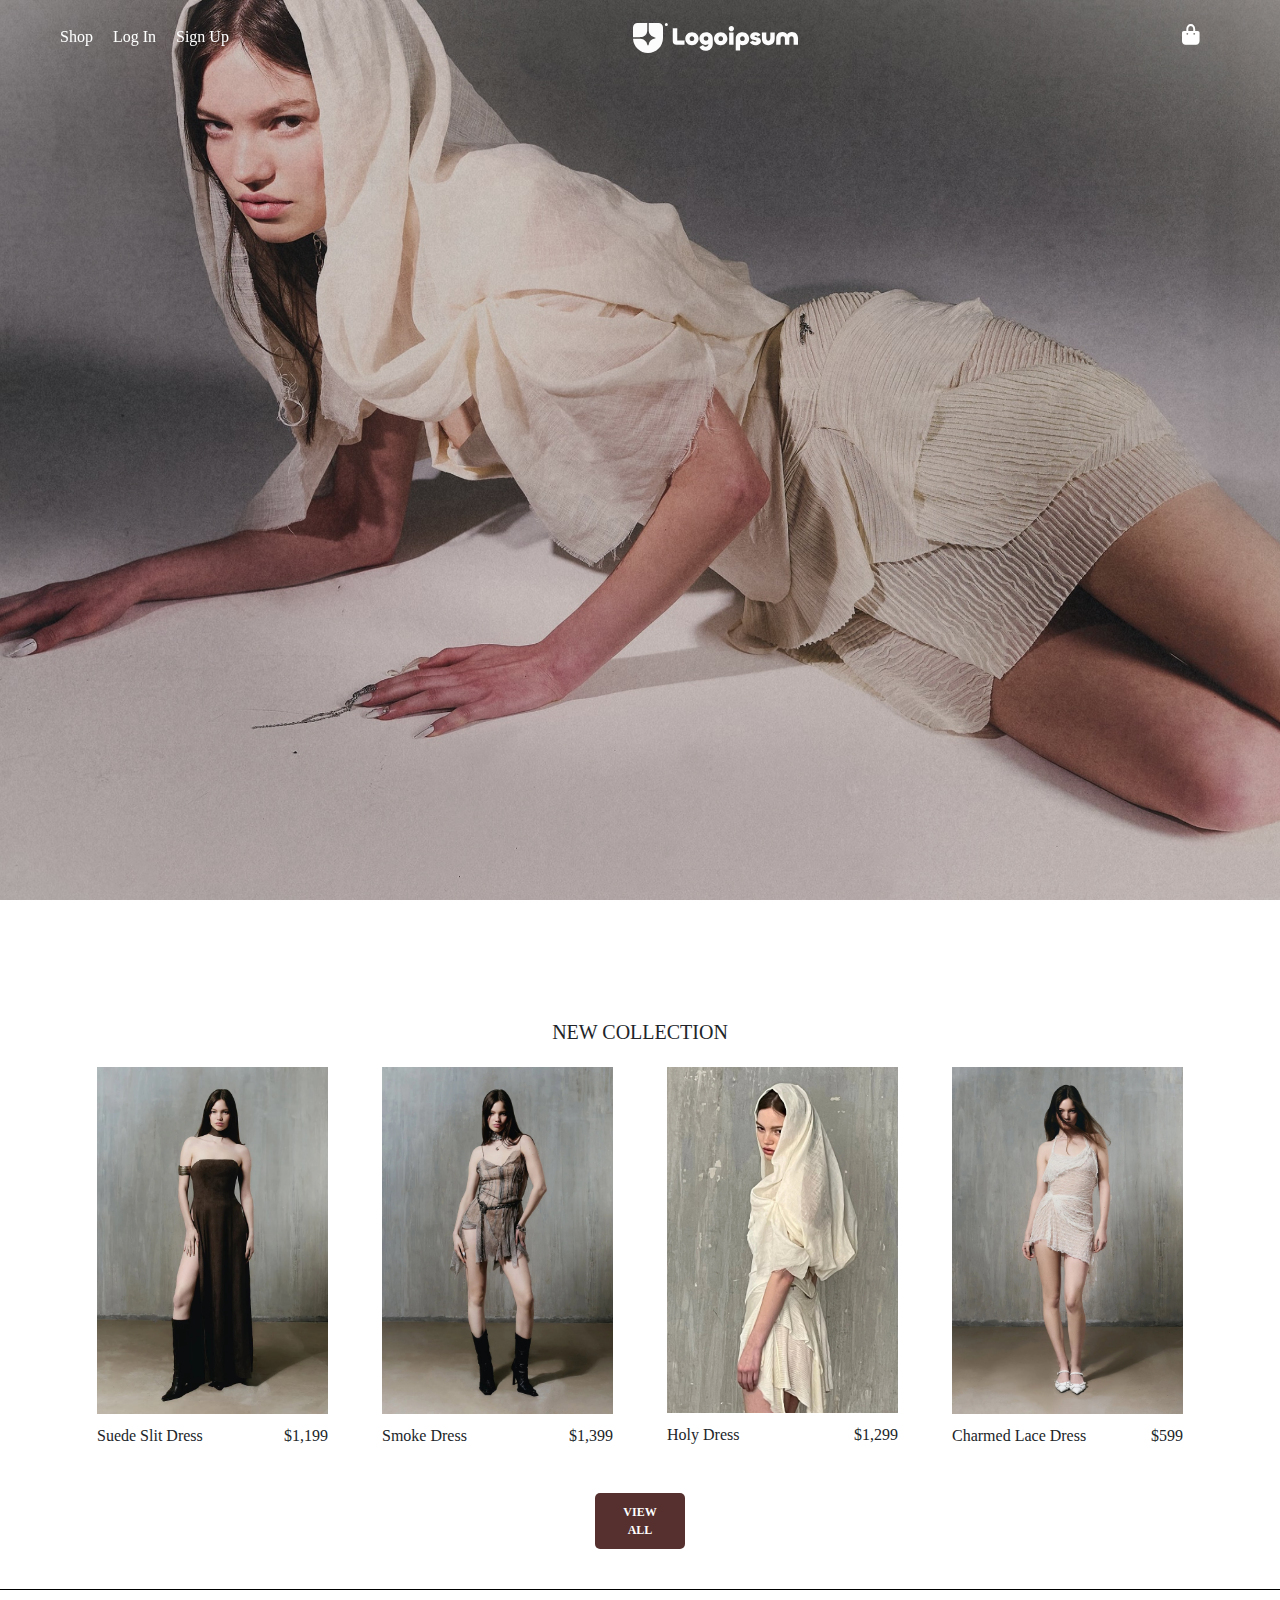
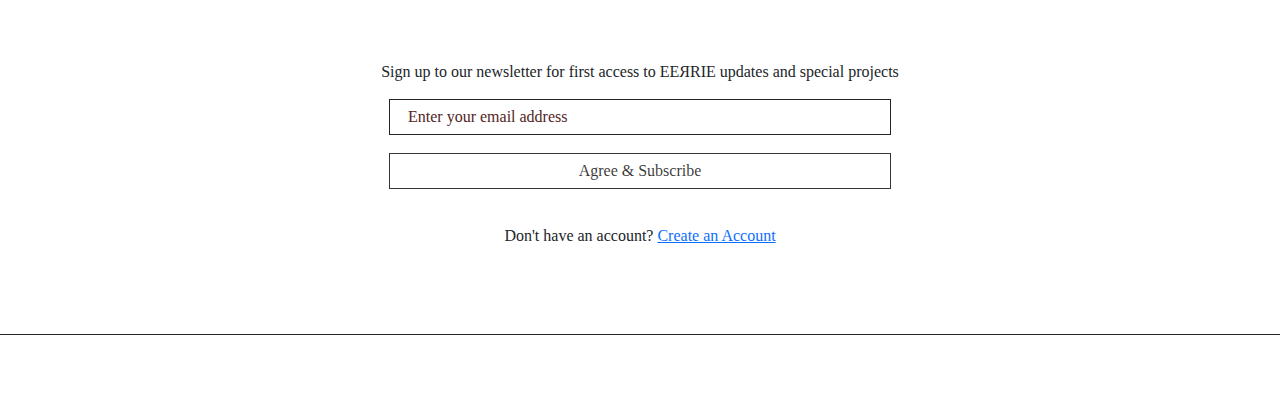
<file: index.html>
<!DOCTYPE html>
<html lang="en">
<head>
    <meta charset="UTF-8">
    <meta name="viewport" content="width=device-width, initial-scale=1.0">
    <link href="https://cdn.jsdelivr.net/npm/bootstrap@5.3.3/dist/css/bootstrap.min.css" rel="stylesheet">
    <script src="https://cdn.jsdelivr.net/npm/bootstrap@5.3.3/dist/js/bootstrap.bundle.min.js"></script>
    <link rel="stylesheet" href="css/custom.css">
    <link rel="stylesheet" href="https://cdnjs.cloudflare.com/ajax/libs/font-awesome/6.6.0/css/all.min.css">
    <title>MARINA EEЯRIE</title>
</head>
<body>
`
<!-- Navbar -->
<nav class="navbar navbar-expand-lg navbar-light bg-transparent fixed-top py-3 px-5">
    <div class="container-fluid">
        <a class="nav-link page-name" href="shop.html">Shop</a>
        <button class="btn open-canvas" type="button" data-bs-toggle="offcanvas" data-bs-target="#offcanvasMenu" aria-controls="offcanvasMenu">  
            <i class="fa-solid fa-bars"></i> 
        </button>
       
        <a class="nav-link page-name" href="login.html">Log In</a>
        <button class="btn open-canvas" type="button" data-bs-toggle="offcanvas" data-bs-target="#offcanvasMenu" aria-controls="offcanvasMenu">  
            <i class="fa-solid fa-bars"></i> 
        </button>

        <a class="nav-link page-name" href="register.html">Sign Up</a>
        <button class="btn open-canvas" type="button" data-bs-toggle="offcanvas" data-bs-target="#offcanvasMenu" aria-controls="offcanvasMenu">  
            <i class="fa-solid fa-bars"></i> 
        </button>

        <a class="navbar-brand mx-auto" href="index.html">
            <img src="logo/logoipsum-325.svg" alt="Logo" style="height: 30px; filter: invert(100%) sepia(100%) saturate(0%) hue-rotate(360deg) brightness(100%) contrast(100%);">
        </a>
        <div class="d-flex">
            <a href="cart.html" class="nav-link"><i class="fa-solid fa-bag-shopping"></i></a>
        </div>
    </div>
</nav>


<!-- off-canvas -->
<div class="offcanvas offcanvas-start" tabindex="-1" id="offcanvasMenu" aria-labelledby="offcanvasMenuLabel">  
    <div class="offcanvas-header">  
        <h5 class="offcanvas-title" id="offcanvasMenuLabel">Menu</h5>  
        <button type="button" class="btn-close" data-bs-dismiss="offcanvas" aria-label="Close"></button>  
    </div>  
   
</div>  
<!-- Header Section -->
<header>
    <nav id="name" class="navbar navbar-expand-lg navbar-light custom-navbar">
        <div class="container-fluid">
          
            <button class="navbar-toggler" type="button" data-bs-toggle="collapse" data-bs-target="#navbarNavAltMarkup" aria-controls="navbarNavAltMarkup" aria-expanded="false" aria-label="Toggle navigation">
                <span class="navbar-toggler-icon"></span>
            </button>
        </div>
    </nav>
</header>


<!-- Shop Section -->
<section class="container mt-5 pt-5">
    <h2 class="text-center section-title ">NEW COLLECTION</h2>
    <div class="row">
        <div class="col-md-3">
            <div class="product-card">
                <img src="images/C54A8100-464A-4FD2-8109-7DB5113DFBC5 (1).jpg" class="img-fluid" alt="Product 1">
                <div class="product-info d-flex justify-content-between">
                    <span>Suede Slit Dress</span>
                    <span>$1,199</span>
                </div>
                 
            </div>
        </div>
        <div class="col-md-3">
            <div class="product-card">
                <img src="images/3B865E7F-1642-45D9-9F07-E7A5039BCE9F.jpg" class="img-fluid" alt="Product 2">
                <div class="product-info d-flex justify-content-between">
                    <span>Smoke Dress</span>
                    <span>$1,399</span>
                </div>
                 
            </div>
        </div>
        <div class="col-md-3">
            <div class="product-card">
                <img src="images/AE4E3DFF-EC57-4629-AF04-12540EFCB23E.jpg" class="img-fluid" alt="Product 3">
                <div class="product-info d-flex justify-content-between">
                    <span>Holy Dress</span>
                    <span>$1,299</span>
                </div>
                 
            </div>
        </div>
        <div class="col-md-3">
            <div class="product-card">
                <img src="images/B5488EE6-28DD-4D48-8377-2ECE8EB2CEB0.jpg" class="img-fluid" alt="Product 4">
                <div class="product-info d-flex justify-content-between">
                    <span>Charmed Lace Dress</span>
                    <span>$599</span>
                </div>
                 
            </div>
        </div>
        <!-- Add more products as needed -->
    </div>
    <a href="shop.html" class="link-button">VIEW ALL</a>  
</section>
<section class="newsletter">  
    <p>Sign up to our newsletter for first access to EEЯRIE updates and special projects</p>  
    <form>  
        <input type="email" placeholder="Enter your email address" required>  
        <button type="submit">Agree & Subscribe</button>  
        <p class="mt-3">Don't have an account? <a href="register.html">Create an Account</a></p>
    </form>  
</section>

<script src="https://cdn.jsdelivr.net/npm/bootstrap@5.3.3/dist/js/bootstrap.bundle.min.js" integrity="sha384-YvpcrYf0tY3lHB60NNkmXc5s9fDVZLESaAA55NDzOxhy9GkcIdslK1eN7N6jIeHz" crossorigin="anonymous"></script>
<script src="https://cdn.jsdelivr.net/npm/@popperjs/core@2.11.8/dist/umd/popper.min.js" integrity="sha384-I7E8VVD/ismYTF4hNIPjVp/Zjvgyol6VFvRkX/vR+Vc4jQkC+hVqc2pM8ODewa9r" crossorigin="anonymous"></script>
<script src="https://cdn.jsdelivr.net/npm/bootstrap@5.3.3/dist/js/bootstrap.min.js" integrity="sha384-0pUGZvbkm6XF6gxjEnlmuGrJXVbNuzT9qBBavbLwCsOGabYfZo0T0to5eqruptLy" crossorigin="anonymous"></script>
</body>
</html>
</file>
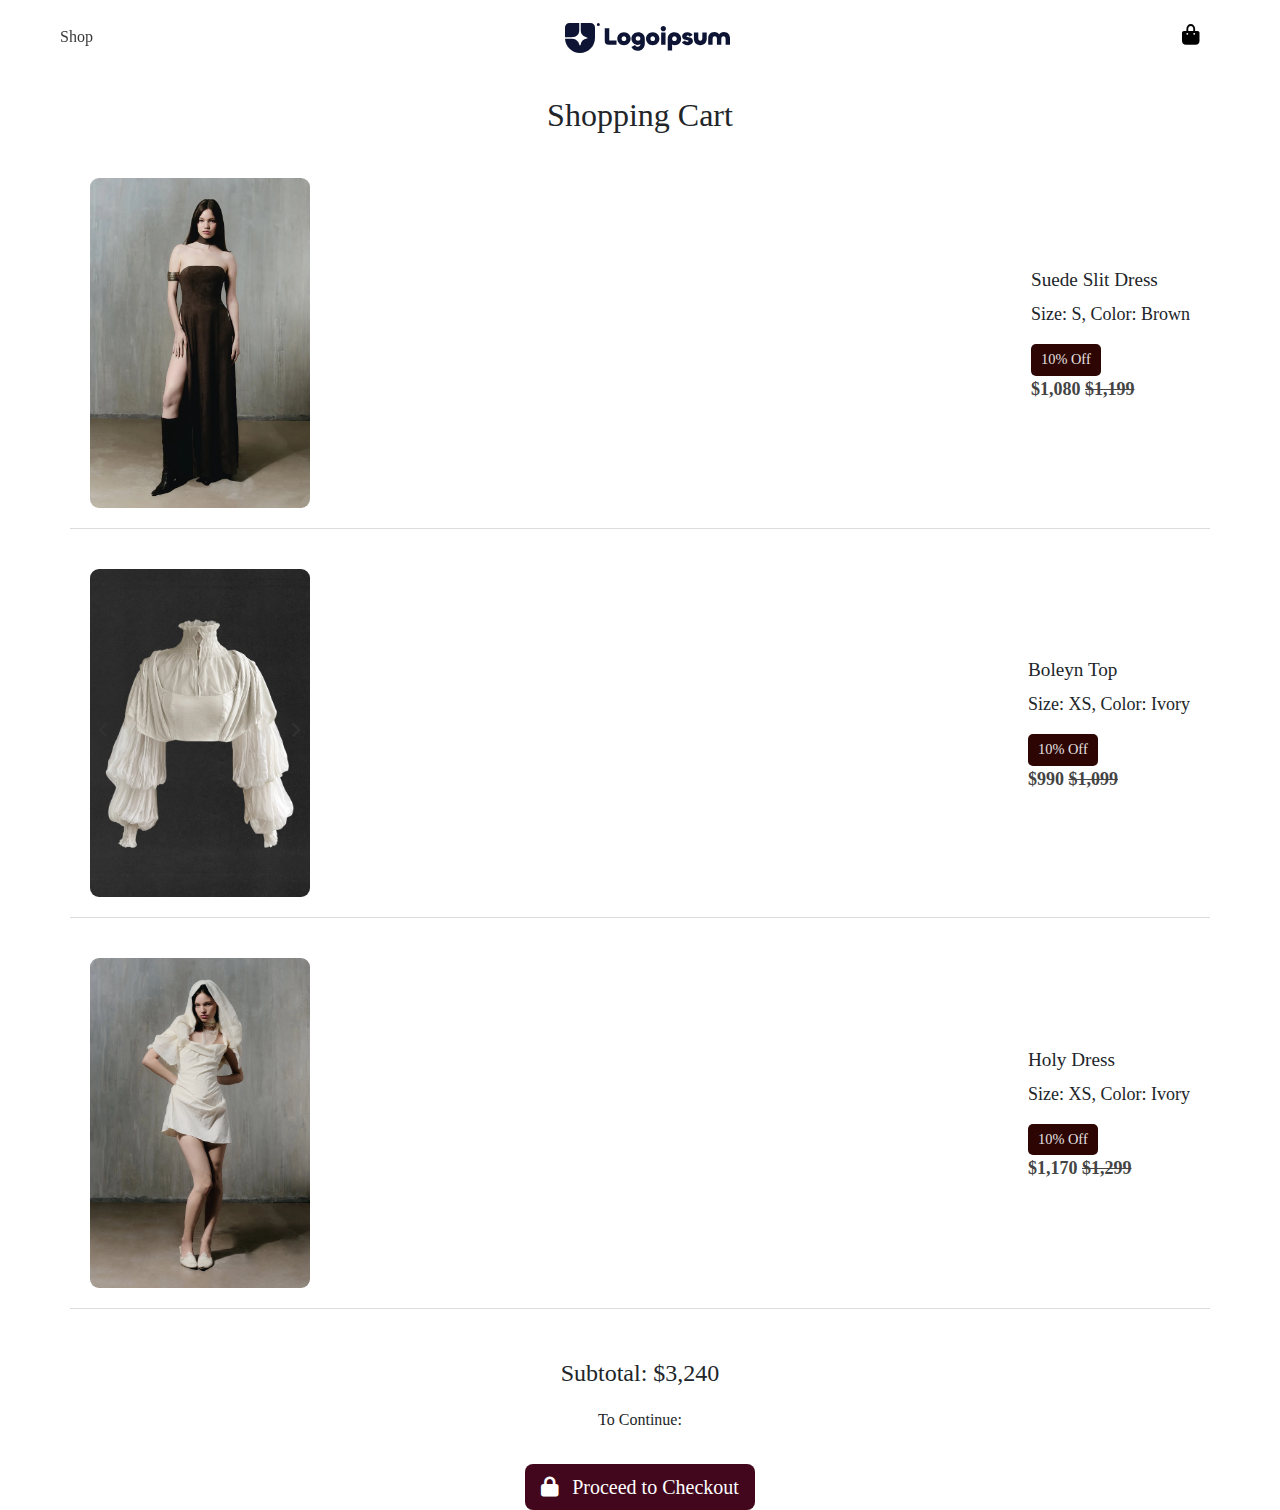
<file: cart.html>
<!DOCTYPE html>
<html lang="en">
<head>
    <meta charset="UTF-8">
    <meta name="viewport" content="width=device-width, initial-scale=1.0">
    <link href="https://cdn.jsdelivr.net/npm/bootstrap@5.3.3/dist/css/bootstrap.min.css" rel="stylesheet">
    <script src="https://cdn.jsdelivr.net/npm/bootstrap@5.3.3/dist/js/bootstrap.bundle.min.js"></script>
    <link rel="stylesheet" href="css/custom.css">
    <link rel="stylesheet" href="https://cdnjs.cloudflare.com/ajax/libs/font-awesome/6.6.0/css/all.min.css">
    <title> cart- page</title>
    <style>
        /* Styling the cart items */
      
    </style>
</head>
<body id="cart-page-id">
    <nav class="navbar navbar-expand-lg navbar-light bg-transparent fixed-top py-3 px-5">
        <div class="container-fluid">
            <a class="nav-link page-name" href="products.html">Shop</a>
            <button class="btn open-canvas" type="button" data-bs-toggle="offcanvas" data-bs-target="#offcanvasMenu" aria-controls="offcanvasMenu">  
                <i style="color: black;" class="fa-solid fa-bars"></i> 
            </button>
            
            <a class="navbar-brand mx-auto" href="index.html">
                <img src="logo/logoipsum-325.svg" alt="Logo" style="height: 30px;">
            </a>
            <div class="d-flex">
                <a href="cart.html" class="nav-link"><i style="color: black;" class="fa-solid fa-bag-shopping"></i></a>
            </div>
        </div>
    </nav>
    
    
    <!-- off-canvas
    <div class="offcanvas offcanvas-start" tabindex="-1" id="offcanvasMenu" aria-labelledby="offcanvasMenuLabel">  
        <div class="offcanvas-header">  
            <h5 class="offcanvas-title" id="offcanvasMenuLabel">Menu</h5>  
            <button type="button" class="btn-close" data-bs-dismiss="offcanvas" aria-label="Close"></button>  
        </div>  
        <div class="offcanvas-body">  
            <div class="navbar-nav w-100 justify-content-between flex-direction-column">
                <a class="nav-link active" aria-current="page" href="#">Home</a>
                <a class="nav-link" href="#">Features</a>
                <a class="nav-link" href="#">Pricing</a>
                <a class="nav-link" href="#">Features</a>
                <a class="nav-link" href="#">Pricing</a>
             
            </div> 
        </div>  
    </div> -->
    

<!-- Cart Section -->
<div class="container mt-5 pt-5">
    <h2 class="text-center mb-4">Shopping Cart</h2>
    <div class="row">
        <!-- Product 1 -->
        <div class="cart-item col-12">
            <img src="images/C54A8100-464A-4FD2-8109-7DB5113DFBC5.jpg" alt="Dress 1" class="img-fluid">
            <div class="item-info">
                <h5>Suede Slit Dress</h5>
                <p>Size: S, Color: Brown</p>
                <span class="discount-label">10% Off</span>
                <p class="price">$1,080 <span style="text-decoration: line-through;">$1,199</span></p>
            </div>
        </div>
        <!-- Product 2 -->
        <div class="cart-item col-12">
            <img src="images/IMG_7044.jpg" alt="Dress 2" class="img-fluid">
            <div class="item-info">
                <h5>Boleyn Top</h5>
                <p>Size: XS, Color: Ivory</p>
                <span class="discount-label">10% Off</span>
                <p class="price">$990 <span style="text-decoration: line-through;">$1,099</span></p>
            </div>
        </div>
        <!-- Product 3 -->
        <div class="cart-item col-12">
            <img src="images/holy-dress-498837_1024x1024@2x.webp" alt="Dress 3" class="img-fluid">
            <div class="item-info">
                <h5>Holy Dress</h5>
                <p>Size: XS, Color: Ivory</p>
                <span class="discount-label">10% Off</span>
                <p class="price">$1,170 <span style="text-decoration: line-through;">$1,299</span></p>
            </div>
        </div>
    </div>

    <!-- Cart Summary -->
    <div class="cart-summary">
        <h4>Subtotal: $3,240</h4>
        <p>To Continue:</p>
        <!-- Checkout Button -->
<!-- Checkout Button with href -->
<a href="checkout.html" class="btn checkout-button btn-lg  mt-3">
    <i class="fa-solid fa-lock me-2"></i> Proceed to Checkout
</a>


       
    </div>
</div>

<script src="https://cdn.jsdelivr.net/npm/bootstrap@5.3.3/dist/js/bootstrap.bundle.min.js"></script>
</body>
</html>
</file>
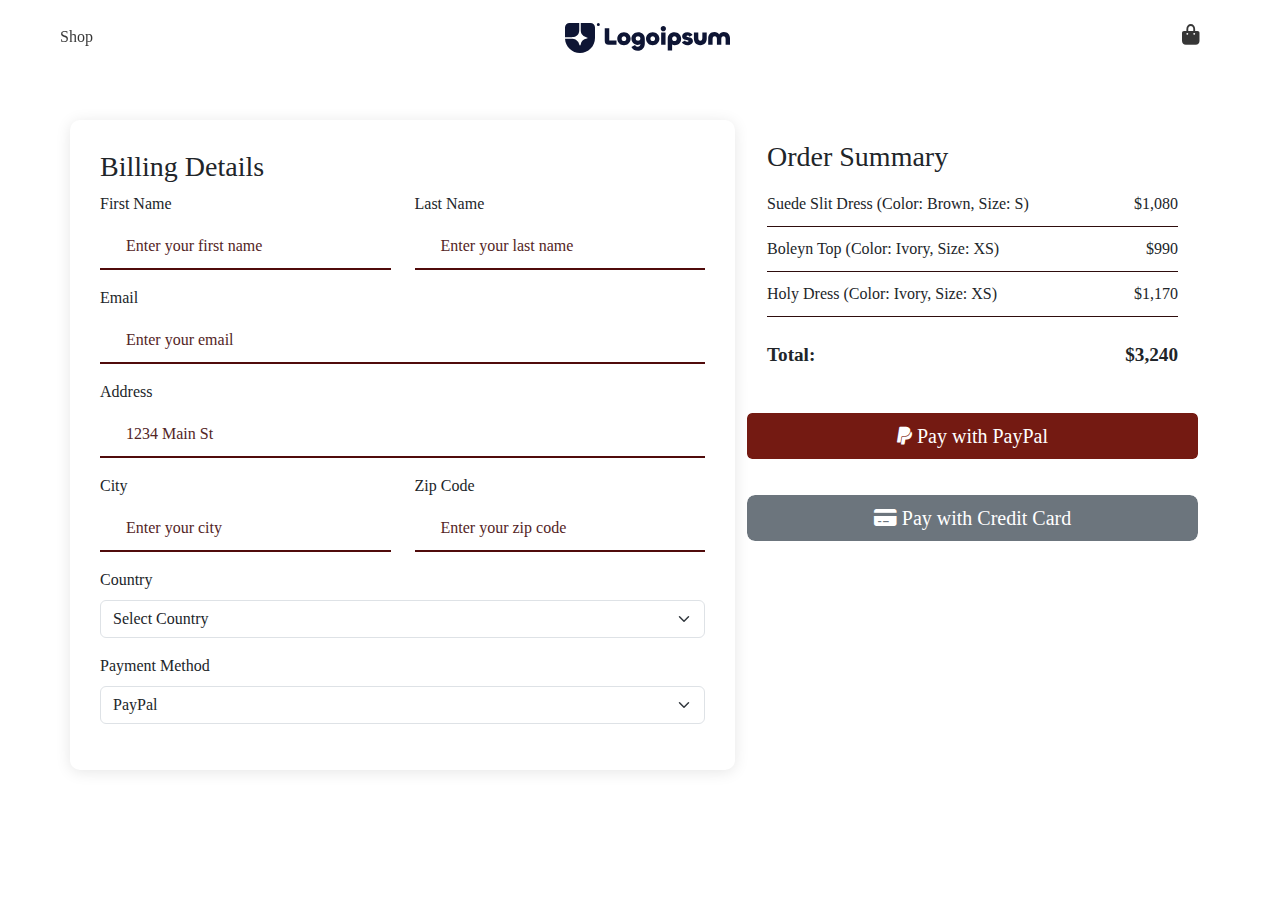
<file: checkout.html>
<!DOCTYPE html>
<html lang="en">
<head>
    <meta charset="UTF-8">
    <meta name="viewport" content="width=device-width, initial-scale=1.0">
    <link href="https://cdn.jsdelivr.net/npm/bootstrap@5.3.3/dist/css/bootstrap.min.css" rel="stylesheet">
    <script src="https://cdn.jsdelivr.net/npm/bootstrap@5.3.3/dist/js/bootstrap.bundle.min.js"></script>
    <link rel="stylesheet" href="https://cdnjs.cloudflare.com/ajax/libs/font-awesome/6.6.0/css/all.min.css">
    <link rel="stylesheet" href="/css/custom.css">  
    <title>Checkout Page</title>
  
</head>
<body id="checkout-page-id">
    <!-- Navbar -->
<nav class="navbar navbar-expand-lg navbar-light bg-transparent fixed-top py-3 px-5">
    <div class="container-fluid">
        <a class="nav-link page-name" href="shop.html">Shop</a>
        <button class="btn open-canvas" type="button" data-bs-toggle="offcanvas" data-bs-target="#offcanvasMenu" aria-controls="offcanvasMenu">  
            <i class="fa-solid fa-bars"></i> 
        </button>
        
        <a class="navbar-brand mx-auto" href="index.html">
            <img src="logo/logoipsum-325.svg" alt="Logo" style="height: 30px;">
        </a>
        <div class="d-flex">
            <a href="cart.html" class="nav-link"><i class="fa-solid fa-bag-shopping"></i></a>
        </div>
    </div>
</nav>


<!-- off-canvas
<div class="offcanvas offcanvas-start" tabindex="-1" id="offcanvasMenu" aria-labelledby="offcanvasMenuLabel">  
    <div class="offcanvas-header">  
        <h5 class="offcanvas-title" id="offcanvasMenuLabel">Menu</h5>  
        <button type="button" class="btn-close" data-bs-dismiss="offcanvas" aria-label="Close"></button>  
    </div>  
    <div class="offcanvas-body">  
        <div class="navbar-nav w-100 justify-content-between flex-direction-column">
            <a class="nav-link active" aria-current="page" href="#">Home</a>
            <a class="nav-link" href="#">Features</a>
            <a class="nav-link" href="#">Pricing</a>
            <a class="nav-link" href="#">Features</a>
            <a class="nav-link" href="#">Pricing</a>
         
        </div> 
    </div>  
</div> -->

<!-- Checkout Page Content -->
<section class="container checkout-container">
    <div class="row">
        <!-- Billing Information -->
        <div class="col-md-7 checkout-section">
            <h3>Billing Details</h3>
            <form>
                <div class="row">
                    <div class="col-md-6 mb-3">
                        <label for="firstName" class="form-label">First Name</label>
                        <input type="text" class="form-control" id="firstName" placeholder="Enter your first name" required>
                    </div>
                    <div class="col-md-6 mb-3">
                        <label for="lastName" class="form-label">Last Name</label>
                        <input type="text" class="form-control" id="lastName" placeholder="Enter your last name" required>
                    </div>
                </div>
                <div class="mb-3">
                    <label for="email" class="form-label">Email</label>
                    <input type="email" class="form-control" id="email" placeholder="Enter your email" required>
                </div>
                <div class="mb-3">
                    <label for="address" class="form-label">Address</label>
                    <input type="text" class="form-control" id="address" placeholder="1234 Main St" required>
                </div>
                <div class="row">
                    <div class="col-md-6 mb-3">
                        <label for="city" class="form-label">City</label>
                        <input type="text" class="form-control" id="city" placeholder="Enter your city" required>
                    </div>
                    <div class="col-md-6 mb-3">
                        <label for="zip" class="form-label">Zip Code</label>
                        <input type="text" class="form-control" id="zip" placeholder="Enter your zip code" required>
                    </div>
                </div>
                <div class="mb-3">
                    <label for="country" class="form-label">Country</label>
                    <select class="form-select" id="country" required>
                        <option value="">Select Country</option>
                        <option value="US">United States</option>
                        <option value="EU">Europe</option>
                        <option value="UK">United Kingdom</option>
                        <option value="AU">Australia</option>
                        <option value="JA">Japan</option>
                        <option value="HK">Hong Kong</option>
                        <!-- Add more countries as needed -->
                    </select>
                </div>
                <div class="mb-3">
                    <label for="paymentMethod" class="form-label">Payment Method</label>
                    <select class="form-select" id="paymentMethod" required>
                        <option value="paypal">PayPal</option>
                        <option value="credit">Credit/Debit Card</option>
                        <!-- <option value="stripe">Stripe</option> -->
                        <!-- Add more payment options if needed -->
                    </select>
                </div>
            </form>
        </div>

        <!-- Order Summary -->
        <div class="col-md-5">
            <div class="order-summary">
                <h3>Order Summary</h3>
                <div class="order-item d-flex justify-content-between">
                    <span>Suede Slit Dress (Color: Brown, Size: S)</span>
                    <span>$1,080</span>
                </div>
                <div class="order-item d-flex justify-content-between">
                    <span>Boleyn Top (Color: Ivory, Size: XS)</span>
                    <span>$990</span>
                </div>
                <div class="order-item d-flex justify-content-between">
                    <span>Holy Dress (Color: Ivory, Size: XS)</span>
                    <span>$1,170</span>
                </div>
                <div class="d-flex justify-content-between mt-4 order-total">
                    <span>Total:</span>
                    <span>$3,240</span>
                </div>
            </div>

            <!-- Payment Buttons -->
            <div class="mt-4">
                <button class="btn btn-pay btn-lg w-100"><i class="fa-brands fa-paypal"></i> Pay with PayPal</button>
                <button class="btn btn-secondary btn-lg w-100 mt-3"><i class="fa-solid fa-credit-card"></i> Pay with Credit Card</button>
                <!-- <button class="btn btn-secondary btn-lg w-100 mt-3"><i class="fa-solid fa-credit-card"></i> Pay with Stripe</button> -->
            </div>
        </div>
    </div>
</section>

</body>
</html>
</file>
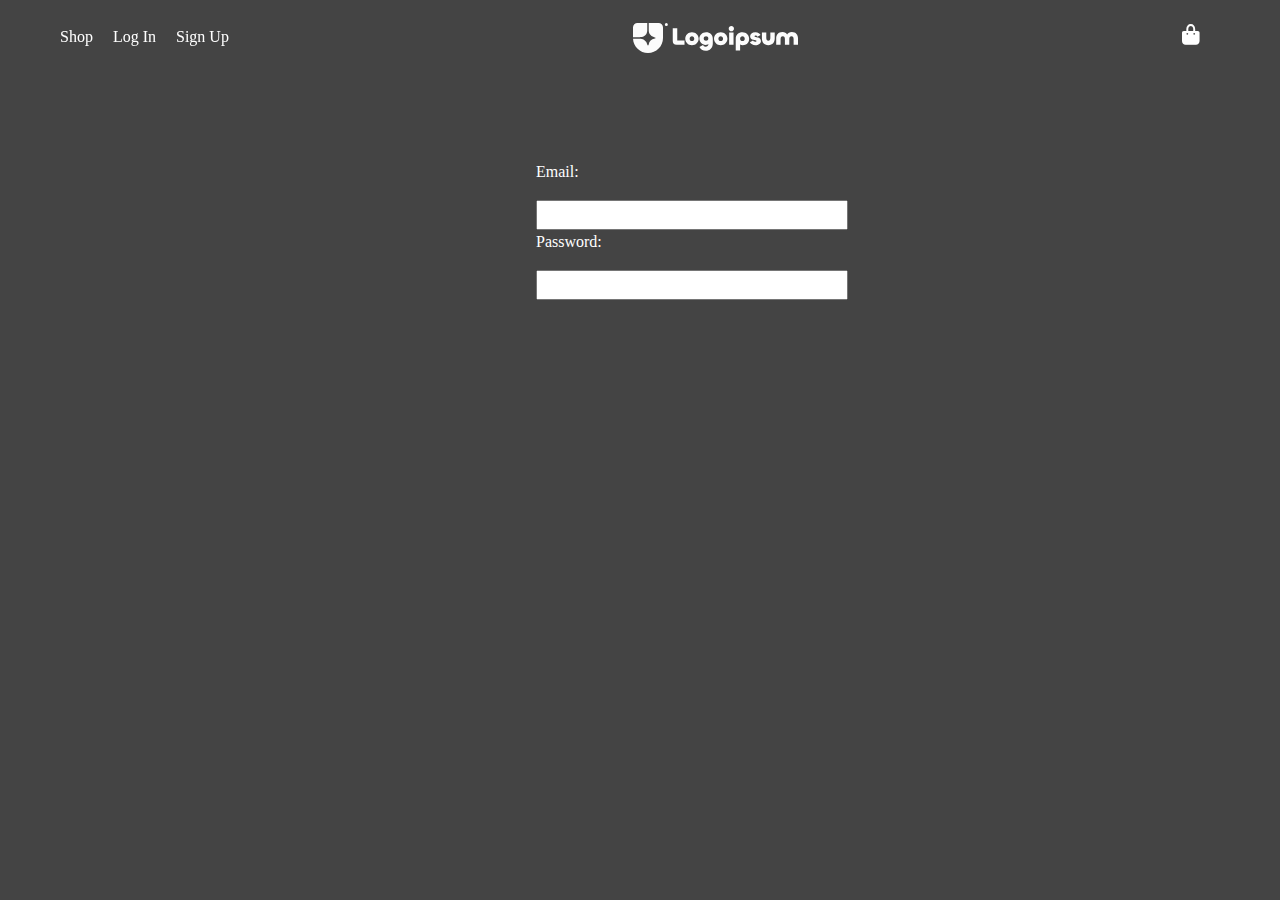
<file: login.html>
<!DOCTYPE html>
<html lang="en">
<head>
    <meta charset="UTF-8">
    <meta name="viewport" content="width=device-width, initial-scale=1.0">
    <link href="https://cdn.jsdelivr.net/npm/bootstrap@5.3.3/dist/css/bootstrap.min.css" rel="stylesheet">
    <script src="https://cdn.jsdelivr.net/npm/bootstrap@5.3.3/dist/js/bootstrap.bundle.min.js"></script>
    <link rel="stylesheet" href="css/custom.css">
    <link rel="stylesheet" href="https://cdnjs.cloudflare.com/ajax/libs/font-awesome/6.6.0/css/all.min.css">
    <title>MARINA EEЯRIE</title>
</head>
<body>

<!-- Navbar -->
<nav class="navbar navbar-expand-lg navbar-light bg-transparent fixed-top py-3 px-5">
    <div class="container-fluid">
        <a class="nav-link page-name" href="shop.html">Shop</a>
        <button class="btn open-canvas" type="button" data-bs-toggle="offcanvas" data-bs-target="#offcanvasMenu" aria-controls="offcanvasMenu">  
            <i class="fa-solid fa-bars"></i> 
        </button>
       
        <a class="nav-link page-name" href="login.html">Log In</a>
        <button class="btn open-canvas" type="button" data-bs-toggle="offcanvas" data-bs-target="#offcanvasMenu" aria-controls="offcanvasMenu">  
            <i class="fa-solid fa-bars"></i> 
        </button>

        <a class="nav-link page-name" href="register.html">Sign Up</a>
        <button class="btn open-canvas" type="button" data-bs-toggle="offcanvas" data-bs-target="#offcanvasMenu" aria-controls="offcanvasMenu">  
            <i class="fa-solid fa-bars"></i> 
        </button>

        <a class="navbar-brand mx-auto" href="index.html">
            <img src="logo/logoipsum-325.svg" alt="Logo" style="height: 30px; filter: invert(100%) sepia(100%) saturate(0%) hue-rotate(360deg) brightness(100%) contrast(100%);">
        </a>
        <div class="d-flex">
            <a href="cart.html" class="nav-link"><i class="fa-solid fa-bag-shopping"></i></a>
        </div>
    </div>
   
</nav>
<div class="loginWrapper">
    <div class="emailwrapper"> <p class="inputLabel"> Email: </p> <input class="email"></div>
     <div> <p class="inputLabel"> Password: </p> <input class="password"> </div>
</div>
<script src="https://cdn.jsdelivr.net/npm/bootstrap@5.3.3/dist/js/bootstrap.bundle.min.js" integrity="sha384-YvpcrYf0tY3lHB60NNkmXc5s9fDVZLESaAA55NDzOxhy9GkcIdslK1eN7N6jIeHz" crossorigin="anonymous"></script>
<script src="https://cdn.jsdelivr.net/npm/@popperjs/core@2.11.8/dist/umd/popper.min.js" integrity="sha384-I7E8VVD/ismYTF4hNIPjVp/Zjvgyol6VFvRkX/vR+Vc4jQkC+hVqc2pM8ODewa9r" crossorigin="anonymous"></script>
<script src="https://cdn.jsdelivr.net/npm/bootstrap@5.3.3/dist/js/bootstrap.min.js" integrity="sha384-0pUGZvbkm6XF6gxjEnlmuGrJXVbNuzT9qBBavbLwCsOGabYfZo0T0to5eqruptLy" crossorigin="anonymous"></script>
</body>
</html>
</file>
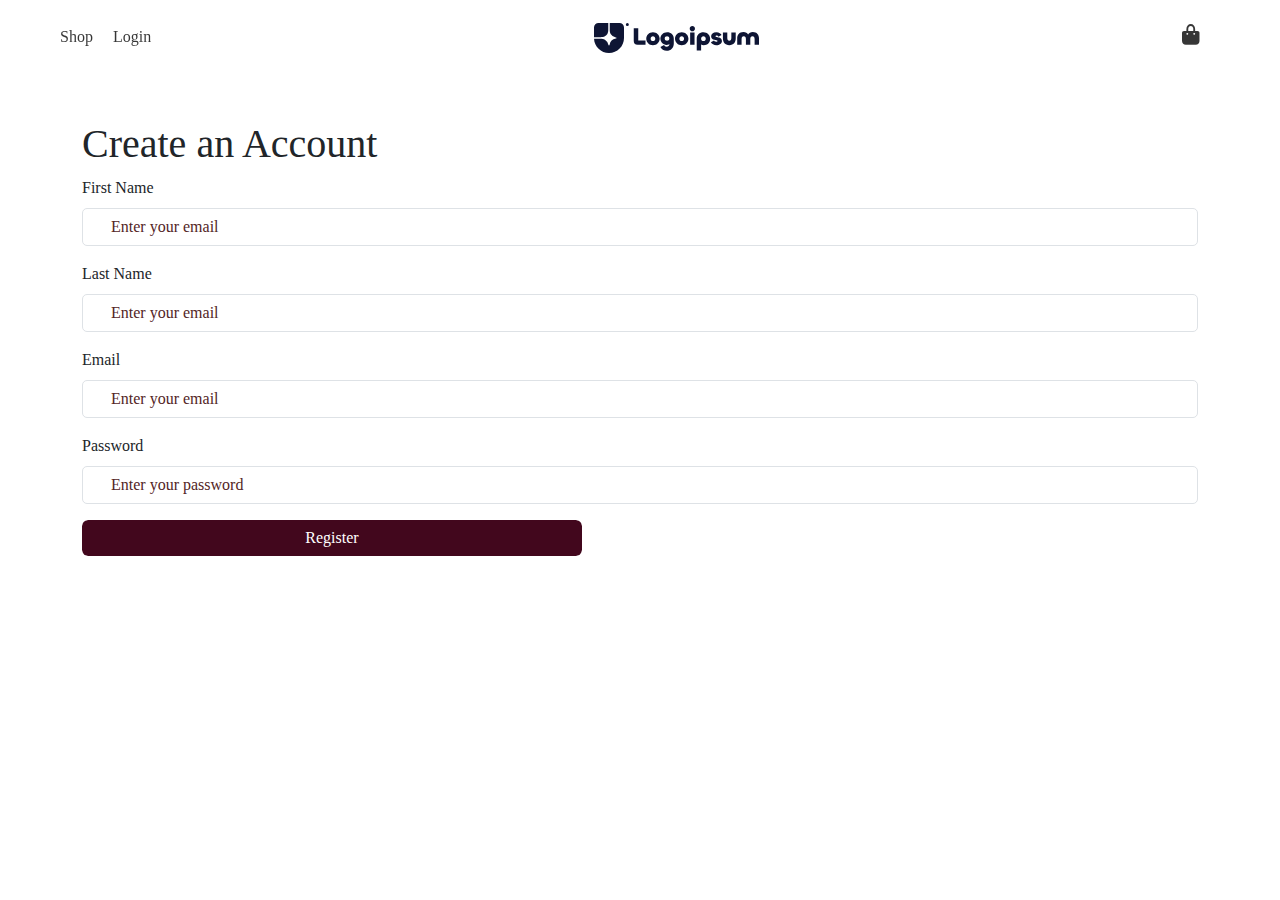
<file: register.html>
<!DOCTYPE html>
<html lang="en">
<head>
    <meta charset="UTF-8">
    <meta name="viewport" content="width=device-width, initial-scale=1.0">
    <title>Register - Clothing Store</title>
    <link href="https://cdn.jsdelivr.net/npm/bootstrap@5.3.0-alpha1/dist/css/bootstrap.min.css" rel="stylesheet">
    <link rel="stylesheet" href="https://cdnjs.cloudflare.com/ajax/libs/font-awesome/6.6.0/css/all.min.css">
    <link rel="stylesheet" href="css/custom.css">
</head>
<body id="register-page-id">
  <!-- Navbar -->
<nav class="navbar navbar-expand-lg navbar-light bg-transparent fixed-top py-3 px-5">
    <div class="container-fluid">
        <a class="nav-link page-name" href="shop.html">Shop</a>
        <button class="btn open-canvas" type="button" data-bs-toggle="offcanvas" data-bs-target="#offcanvasMenu" aria-controls="offcanvasMenu">  
            <i class="fa-solid fa-bars"></i> 
        </button>

        <a class="nav-link page-name" href="login.html">Login</a>
        <button class="btn open-canvas" type="button" data-bs-toggle="offcanvas" data-bs-target="#offcanvasMenu" aria-controls="offcanvasMenu">  
            <i class="fa-solid fa-bars"></i> 
        </button>
        
        <a class="navbar-brand mx-auto" href="index.html">
            <img src="logo/logoipsum-325.svg" alt="Logo" style="height: 30px;">
        </a>
        <div class="d-flex">
            <a href="cart.html" class="nav-link"><i class="fa-solid fa-bag-shopping"></i></a>
        </div>
    </div>
</nav>



    <div class="container my-5">
        <h1 class="createTitle">Create an Account</h1>
        <form>
            <!-- <div class="mb-3">
                <label for="name" class="form-label">Name</label>
                <input type="text" class="form-control" id="name" placeholder="Enter your name" required>
            </div> -->
            
            <div class="mb-3">
                <label for="first name" class="form-label">First Name</label>
                <input class="form-control" id="email" placeholder="Enter your email" required>
            </div>
            <div class="mb-3">
                <label for="last name" class="form-label">Last Name</label>
                <input class="form-control" id="email" placeholder="Enter your email" required>
            </div>
            
            <div class="mb-3">
                <label for="email" class="form-label">Email</label>
                <input class="form-control" id="email" placeholder="Enter your email" required>
            </div>

            <div class="mb-3">
                <label for="password" class="form-label">Password</label>
                <input type="password" class="form-control" id="password" placeholder="Enter your password" required>
            </div>
            <button type="submit" class="btn click">Register</button>
        </form>
    </div>


</body>
</html>
</file>
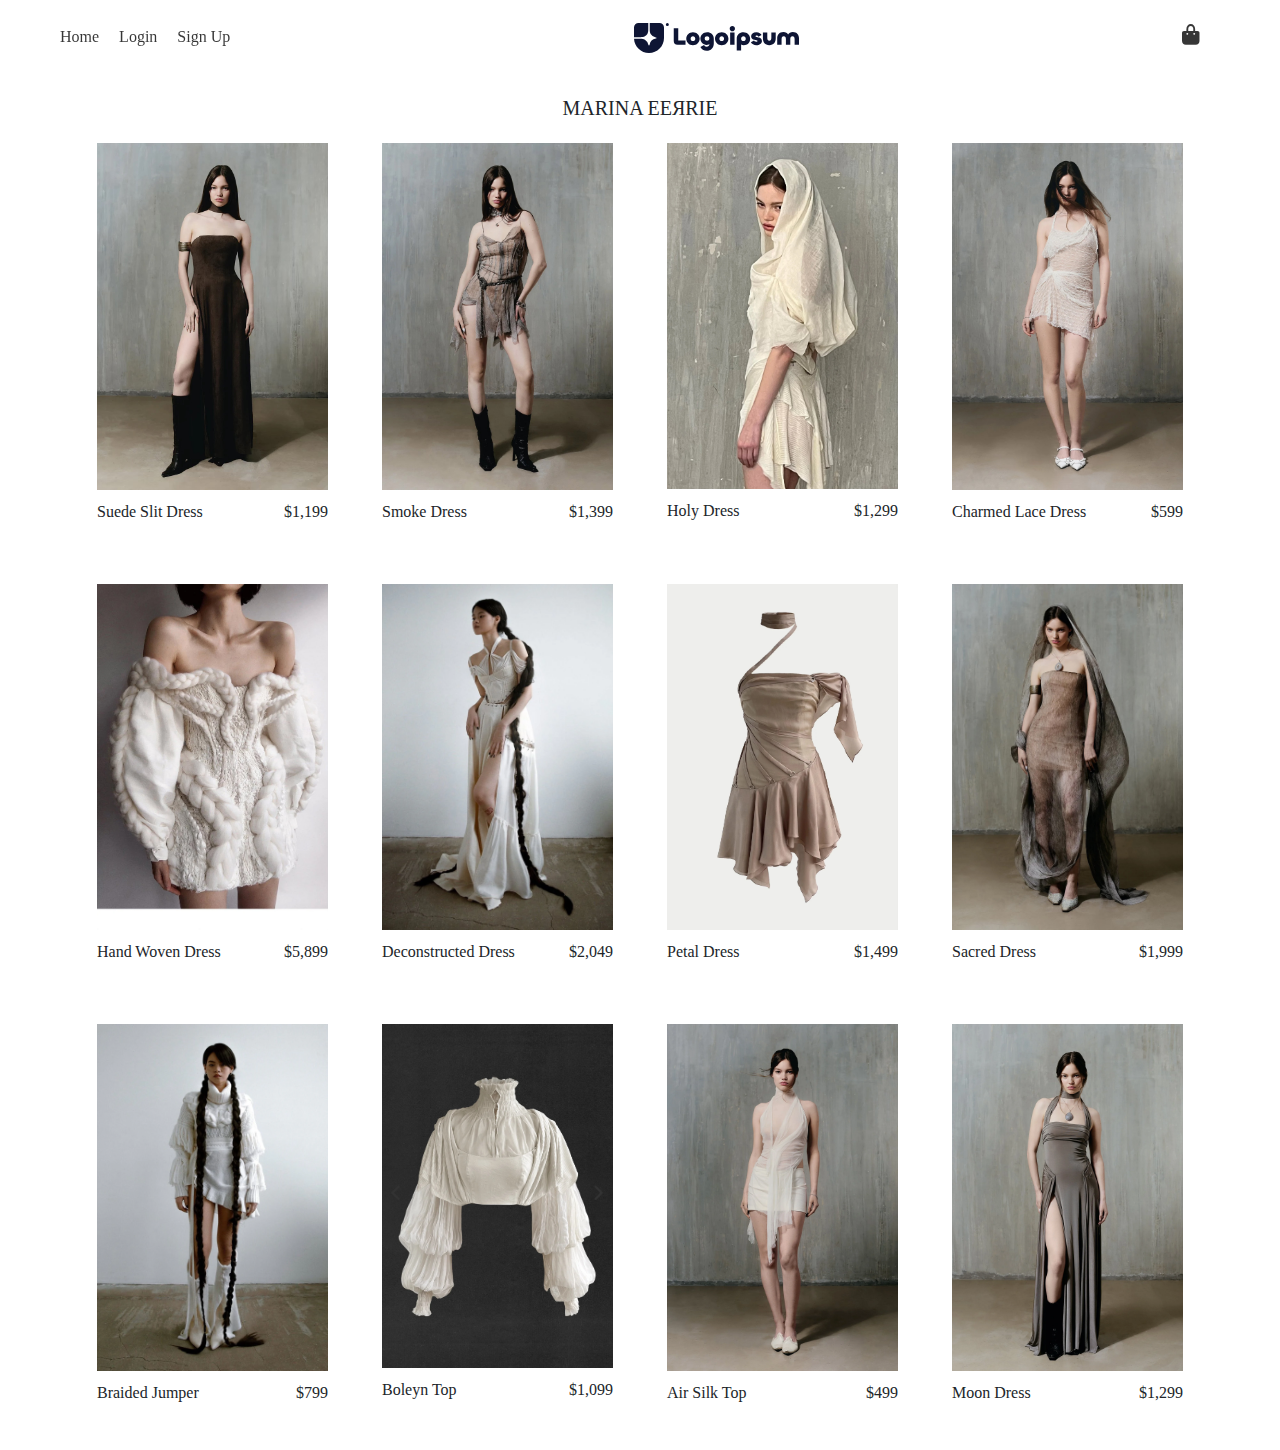
<file: shop.html>
<!DOCTYPE html>
<html lang="en">
<head>
    <meta charset="UTF-8">
    <meta name="viewport" content="width=device-width, initial-scale=1.0">
    <link href="https://cdn.jsdelivr.net/npm/bootstrap@5.3.3/dist/css/bootstrap.min.css" rel="stylesheet">
    <script src="https://cdn.jsdelivr.net/npm/bootstrap@5.3.3/dist/js/bootstrap.bundle.min.js"></script>
    <link rel="stylesheet" href="css/custom.css">
    <link rel="stylesheet" href="https://cdnjs.cloudflare.com/ajax/libs/font-awesome/6.6.0/css/all.min.css">
    <title>HOME - PAGE</title>
</head>
<body id="shop-page-id">
<!-- Navbar -->
<nav class="navbar navbar-expand-lg navbar-light bg-transparent fixed-top py-3 px-5">
    <div class="container-fluid">
        
        <a class="nav-link page-name" href="index.html">Home</a>
        <button class="btn open-canvas" type="button" data-bs-toggle="offcanvas" data-bs-target="#offcanvasMenu" aria-controls="offcanvasMenu">  
            <i class="fa-solid fa-bars"></i> 
        </button>

        <a class="nav-link page-name" href="login.html">Login</a>
        <button class="btn open-canvas" type="button" data-bs-toggle="offcanvas" data-bs-target="#offcanvasMenu" aria-controls="offcanvasMenu">  
            <i class="fa-solid fa-bars"></i> 
        </button>

        <a class="nav-link page-name" href="register.html">Sign Up</a>
        <button class="btn open-canvas" type="button" data-bs-toggle="offcanvas" data-bs-target="#offcanvasMenu" aria-controls="offcanvasMenu">  
            <i class="fa-solid fa-bars"></i> 
        </button>
        
        <a class="navbar-brand mx-auto" href="index.html">
            <img src="logo/logoipsum-325.svg" alt="Logo" style="height: 30px;">
        </a>
        <div class="d-flex">
            <a href="cart.html" class="nav-link"><i class="fa-solid fa-bag-shopping"></i></a>
        </div>
    </div>
</nav>


<!-- off-canvas
<div class="offcanvas offcanvas-start" tabindex="-1" id="offcanvasMenu" aria-labelledby="offcanvasMenuLabel">  
    <div class="offcanvas-header">  
        <h5 class="offcanvas-title" id="offcanvasMenuLabel">Menu</h5>  
        <button type="button" class="btn-close" data-bs-dismiss="offcanvas" aria-label="Close"></button>  
    </div>  
    <div class="offcanvas-body">  
        <div class="navbar-nav w-100 justify-content-between flex-direction-column">
            <a class="nav-link active" aria-current="page" href="#">Home</a>
            <a class="nav-link" href="#">Features</a>
            <a class="nav-link" href="#">Pricing</a>
            <a class="nav-link" href="#">Features</a>
            <a class="nav-link" href="#">Pricing</a>
         
        </div> 
    </div>  
</div> -->

<!-- Header Section -->


<!-- Shop Section -->
<section class="container mt-5 pt-5">
    <h2 class="text-center section-title ">MARINA EEЯRIE</h2>
    <div class="row">
        <div class="col-md-3">
            <div class="product-card">
                <img src="images/C54A8100-464A-4FD2-8109-7DB5113DFBC5 (1).jpg" class="img-fluid" alt="Product 1">
                <div class="product-info d-flex justify-content-between">
                    <span>Suede Slit Dress</span>
                    <span>$1,199</span>
                </div>
                 
            </div>
        </div>
        <div class="col-md-3">
            <div class="product-card">
                <img src="images/3B865E7F-1642-45D9-9F07-E7A5039BCE9F.jpg" class="img-fluid" alt="Product 2">
                <div class="product-info d-flex justify-content-between">
                    <span>Smoke Dress</span>
                    <span>$1,399</span>
                </div>
                 
            </div>
        </div>
        <div class="col-md-3">
            <div class="product-card">
                <img src="images/AE4E3DFF-EC57-4629-AF04-12540EFCB23E.jpg" class="img-fluid" alt="Product 3">
                <div class="product-info d-flex justify-content-between">
                    <span>Holy Dress</span>
                    <span>$1,299</span>
                </div>
                 
            </div>
        </div>
        <div class="col-md-3">
            <div class="product-card">
                <img src="images/B5488EE6-28DD-4D48-8377-2ECE8EB2CEB0.jpg" class="img-fluid" alt="Product 4">
                <div class="product-info d-flex justify-content-between">
                    <span>Charmed Lace Dress</span>
                    <span>$599</span>
                </div>
                 
            </div>
        </div>
        <div class="col-md-3">
            <div class="product-card">
                <img src="images/C9B503A1-8C64-43FB-9151-98FF51969FAA.jpg" class="img-fluid" alt="Product 5">
                <div class="product-info d-flex justify-content-between">
                    <span>Hand Woven Dress</span>
                    <span>$5,899</span>
                </div>
                 
            </div>
        </div>
        <div class="col-md-3">
            <div class="product-card">
                <img src="images/fit 6 - deconstrucyed cream dress copy.webp" class="img-fluid" alt="Product 6">
                <div class="product-info d-flex justify-content-between">
                    <span>Deconstructed Dress</span>
                    <span>$2,049</span>
                </div>
                 
            </div>
        </div>
        <div class="col-md-3">
            <div class="product-card">
                <img src="images/D01BA925-4747-43C3-B7DA-793B1ADC8E02.jpg" class="img-fluid" alt="Product 7">
                <div class="product-info d-flex justify-content-between">
                    <span>Petal Dress</span>
                    <span>$1,499</span>
                </div>
                 
            </div>
        </div>
        <div class="col-md-3">
            <div class="product-card">
                <img src="images/FCF2207F-E531-499E-BC3E-64E6FDC9F01C.jpg" class="img-fluid" alt="Product 8">
                <div class="product-info d-flex justify-content-between">
                    <span>Sacred Dress</span>
                    <span>$1,999</span>
                </div>
                 
            </div>
        </div>
        <div class="col-md-3">
            <div class="product-card">
                <img src="images/IMG_7045.WEBP" class="img-fluid" alt="Product 9">
                <div class="product-info d-flex justify-content-between">
                    <span>Braided Jumper</span>
                    <span>$799</span>
                </div>
                 
            </div>
        </div>
        <div class="col-md-3">
            <div class="product-card">
                <img src="images/IMG_7044.jpg" class="img-fluid" alt="Product 10">
                <div class="product-info d-flex justify-content-between">
                    <span>Boleyn Top</span>
                    <span>$1,099</span>
                </div>
                 
            </div>
        </div>
        <div class="col-md-3">
            <div class="product-card">
                <img src="images/IMG_7046.WEBP" class="img-fluid" alt="Product 11">
                <div class="product-info d-flex justify-content-between">
                    <span>Air Silk Top</span>
                    <span>$499</span>
                </div>
                 
            </div>
        </div>
        <div class="col-md-3">
            <div class="product-card">
                <img src="images/IMG_7047.WEBP" class="img-fluid" alt="Product 12">
                <div class="product-info d-flex justify-content-between">
                    <span>Moon Dress</span>
                    <span>$1,299</span>
                </div>
                 
            </div>
        </div>
        <!-- Add more products as needed -->
    </div>

</section>

<script src="https://cdn.jsdelivr.net/npm/bootstrap@5.3.3/dist/js/bootstrap.bundle.min.js" integrity="sha384-YvpcrYf0tY3lHB60NNkmXc5s9fDVZLESaAA55NDzOxhy9GkcIdslK1eN7N6jIeHz" crossorigin="anonymous"></script>
</body>
</html>
</file>
<file: css/custom.css>
body {
  margin: 0;
  padding: 0;
  font-family: 'Times New Roman', Times, serif;
}
.section-title {
  font-weight: 100;
  font-size: 20px;
}

header {
  height: 100vh;
  background-image: url("/images/111B6A6B-30F8-4289-93ED-DADCA1A97699.jpeg"); /* Replace with a background image */
  background-position: center;
  background-repeat: no-repeat;
  background-size: cover;
  display: flex;
  align-items: center; /* Center content vertically */
  justify-content: center; /* Center content horizontally */
  color: white;
  text-align: center;
  position: relative;
  transform: translateY(-1.5em);
}
#name {
  position: absolute;
  bottom: 0px !important;
}
.navbar .nav-link {
  color: white;
  margin-right: 20px;
}
.navbar .nav-link-login {
  color: rgb(255, 255, 255);
  margin-right: 20px;
}

.product-card {
  padding: 15px;
  margin-bottom: 20px;
  text-align: center;
}

.product-info {
  margin: 10px 0;
}
.link-button {
  display: block;
  padding: 10px 18px;
  background-color: rgba(53, 6, 6, 0.836);
  color: white;
  text-decoration: none;
  font-size: 12px;
  font-weight: bold;
  border-radius: 5px;
  transition: background-color 0.3s, color 0.3s;
  text-transform: uppercase;
  text-align: center;
  font-family: 'Times New Roman', Times, serif;
  margin: auto;
  width: 90px;
  margin-bottom: 40px;
}
#shop-page-id .nav-link {
  color: rgba(0, 0, 0, 0.788);
}
#shop-page-id .page-name {
  color: rgba(0, 0, 0, 0.788);
}

.newsletter {
  padding: 70px 20px; /* Spacing around the section */
  text-align: center; /* Center the text */
  border-top: 1px solid black;
  border-bottom: 1px solid;
}

.newsletter h2 {
  font-size: 1.5em;
  margin-bottom: 15px;
}
form button:hover {
  background-color: black;
  color: white;
}

.newsletter form {
  display: flex;
  justify-content: center;
  align-items: center;
  flex-direction: column;
}
.newsletter form input,
button {
  width: 500px !important;
  padding: 5px 2px;
  margin-bottom: 20px;
  background-color: transparent;
  border: none !important;
  outline: 1px solid;
}
@media (max-width: 576px) {
  form input,
  button {
    width: 310px !important;
  }
  .newsletter {
    padding-inline: 30px !important;
  }
}
@media (max-width: 992px) {
  #name.custom-navbar {
    display: none !important;
  }
  .open-canvas {
    display: block !important;
  }
  .page-name {
    display: none !important;
  }
}
@media (max-width: 767px) {
  header {
    height: 100vh;
    background-image: url("/images/holy-dress-498837_1024x1024@2x.webp") !important;
    background-position: 0px -1px !important;
  }
}

@media (max-width: 475px) {
  .bg-transparent {
    padding-inline: 5px !important;
  }
}

.open-canvas {
  display: none;
}
.open-canvas {
  color: white;
  outline: 0px;
  width: 50px !important;
  font-size: 25px;
  /* line-height: 106px; */
  padding-top: 20px;
}

.offcanvas-header .btn-close {
  color: white !important;
  outline: 0px !important;
  width: 50px !important;
  font-size: 20px !important;
  /* line-height: 106px; */
  padding-top: 20px !important;
}
.fa-bag-shopping {
  font-size: 20px;
}

.navbar-toggler {
  border: none;
  outline: none;
  background-color: transparent;
}

.navbar-toggler-icon {
  background-image: url("data:image/svg+xml;charset=utf8,%3Csvg viewBox='0 0 30 30' xmlns='http://www.w3.org/2000/svg'%3E%3Cpath stroke='rgba%28255, 255, 255, 1%29' stroke-width='2' stroke-linecap='round' stroke-miterlimit='10' d='M4 7h22M4 15h22M4 23h22'/%3E%3C/svg%3E");
}

#name.custom-navbar {
  background-color: transparent; /* Make background transparent */
  position: fixed; /* Fix the navbar to the top */
  width: 100%;
  padding-bottom: 24px; /* Space before the content starts */
  z-index: 1000 !important; /* Ensure navbar stays on top of other elements */

  bottom: 0px;
}

#name .navbar-brand {
  font-weight: bold; /* Make the brand bold */
  color: #000; /* Change the brand color */
}

#name .navbar-nav .nav-link {
  color: #000; /* Change link colors */
  font-weight: 500; /* Slightly bolder text */
  padding: 10px 15px; /* Add padding around links */
  transition: color 0.3s ease; /* Smooth transition for hover effect */
}
.navbar-toggler-icon {
  width: 2em !important;
}
#name.navbar-nav .nav-link:hover {
  color: #ffffff; /* Change link color on hover */
}

#name .navbar-nav .nav-link.active {
  color: #ffffff; /* Color for active link */
}

#name .navbar-toggler {
  border: none; /* Remove border from toggle button */
}

#name.custom-navbar {
  position: absolute;
  padding: 0px !important;
  height: 90px;
}

form input::placeholder {
  color: rgb(165, 161, 161);
  padding-left: 16px;
}
.newsletter button {
  outline: 0%;
  color: rgba(0, 0, 0, 0.788);
  cursor: pointer; /* Pointer cursor on hover */
}
.newsletter {
  margin-bottom: 60px;
}
/* .final-product{max-width: 250px !important;} */
.card {
  border: 0px;
}
div.card.shadow-sm img {
  width: 50%;
}

/* cart.html */
.cart-item {
  display: flex;
  align-items: center;
  margin-bottom: 20px;
  padding: 20px;
  border-bottom: 1px solid #ddd;
  justify-content: space-between;
}
.cart-item img {
  width: 20%;
  border-radius: 9px;
}

.cart-item .item-info {
  font-size: large;
  padding-left: 20px;
  float: right !important;
}
.cart-item .item-info h5 {
  font-size: 1.2rem;
  margin-bottom: 10px;
}
.cart-item .item-info .price {
  font-weight: bold;
  color: #444;
}
.cart-item .item-info .discount-label {
  background-color: rgb(45, 6, 4);
  color: rgb(230, 225, 225);
  padding: 5px 10px;
  font-size: 0.9rem;
  border-radius: 5px;
  display: inline-block;
}
.cart-summary {
  text-align: center;
  margin-top: 30px;
}
.cart-summary h4 {
  margin-bottom: 20px;
}
.btn-paypal,
.btn-credit,
.btn-cash {
  margin-top: 10px;
}
@media (max-width: 475px) {
  .cart-item img {
    width: 30% !important;
  }
  .cart-item .item-info {
    font-size: small !important;
  }
}

#cart-page-id .nav-link {
  color: rgba(0, 0, 0, 0.788);
}
#cart-page-id .page-name {
  color: rgba(0, 0, 0, 0.788);
}

/* check out page  */

.checkout-container {
  margin-block: 120px !important;
}
#checkout-page-id .nav-link {
  color: rgba(0, 0, 0, 0.788);
}
#checkout-page-id .page-name {
  color: rgba(0, 0, 0, 0.788);
}
#register-page-id .nav-link {
  color: rgba(0, 0, 0, 0.788);
}
#register-page-id .page-name {
  color: rgba(0, 0, 0, 0.788);
}
.click{
  background-color: #42071d;
  color: #fff;
  border: none;
}

.container {
  margin-top: 20px;
}
.checkout-section {
  background-color: #fff;
  padding: 30px;
  border-radius: 10px;
  box-shadow: 0px 2px 15px rgba(0, 0, 0, 0.1);
}
.form-control {
  border-radius: 5px;
}
.order-summary {
  background-color: white;
  padding: 20px;
  border-radius: 10px;
}
.order-item {
  border-bottom: 1px solid #2e0d0d;
  padding: 10px 0;
}
.order-item:last-child {
  border-bottom: none;
}
.order-total {
  font-weight: bold;
  font-size: 1.2rem;
}
.btn-pay {
  background-color: #741a12;
  color: #fff;
  border-radius: 5px;
}
.btn-pay:hover {
  background-color: #741a12;
}

/*  */

.form-container {
  max-width: 100%;
  margin-top: 20px;
  color: var(--acent-color);
}

.form-group {
  margin-bottom: 20px;
}
::placeholder {
  color: rgb(83, 37, 37) !important;
}
input[type="text"],
input[type="email"],
input[type="tel"],
textarea {
  border: none;
  border-bottom: 2px solid #500b0b;
  background-color: transparent;
  border-radius: 0;
  box-shadow: none;
  outline: none;
  padding: 10px;
  width: 100%;
  transition: all 0.3s ease;
  color: var(--acent-color);
}

input:focus,
textarea:focus {
  border-bottom: 2px solid #4d2121;
}

textarea {
  resize: none;
}

/* Custom button styles */

/* Input group icons */
.input-group-text {
  background-color: transparent;
  border: none;
  padding-right: 10px;
  font-size: 1.2rem;
  color: var(--acent-color);
}

.input-group .form-control {
  border-left: none;
}

.input-group .form-control:focus {
  box-shadow: none;
} /* Styling the datalist input field */
input[list] {
  border-bottom: 2px solid #ccc;
  background-color: transparent;
  border-radius: 0;
  padding: 10px;
  width: 100%;
  transition: all 0.3s ease;
}

input[list]:focus {
  border-bottom: 2px solid #42071d;
}
.loginWrapper {
  display: flex;
  flex-direction: column;
  align-items: center;
  margin-right: 7em;
  background-color: #444;
  height: 100vh;
  width: 100vw;
}
.email {
  width: 150%;
  color: black;
}
.password {
  width: 150%;
  color: black;
}
.inputWrapper {
  width: 10em;
  margin-bottom: 1em;
}
.wrapper {
  background-color: #444;
  display: flex;
  justify-content: space-around;
}
.navbar-login {
  display: flex;
  flex-direction: row;
}
.emailwrapper {
  margin-top: 10em;
}
.pwrapper {
  margin-top: 2em;
}
.inputLabel {
  color: white;
}

.createTitle{
    margin-top: 3em;
}
.checkout-button{
  background-color: #42071d;
  color: white;
  border: none;
}
</file>
